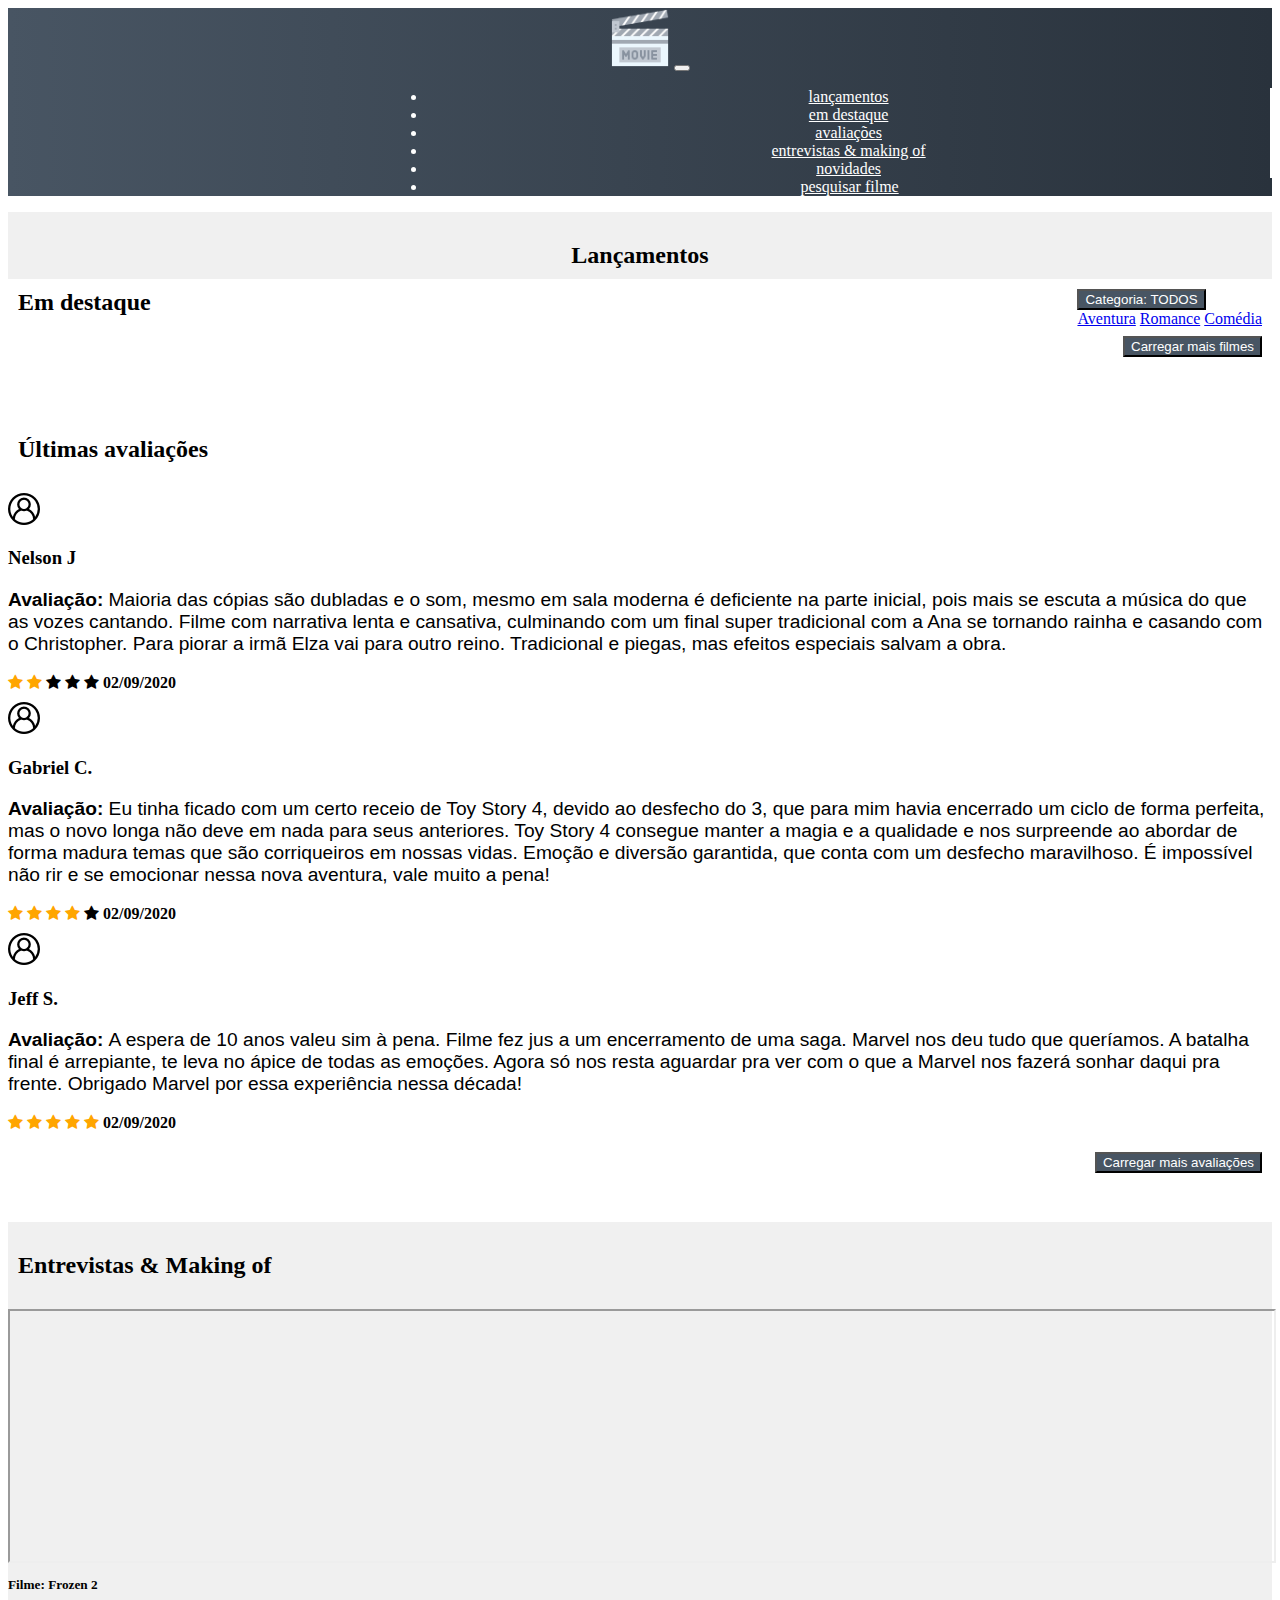
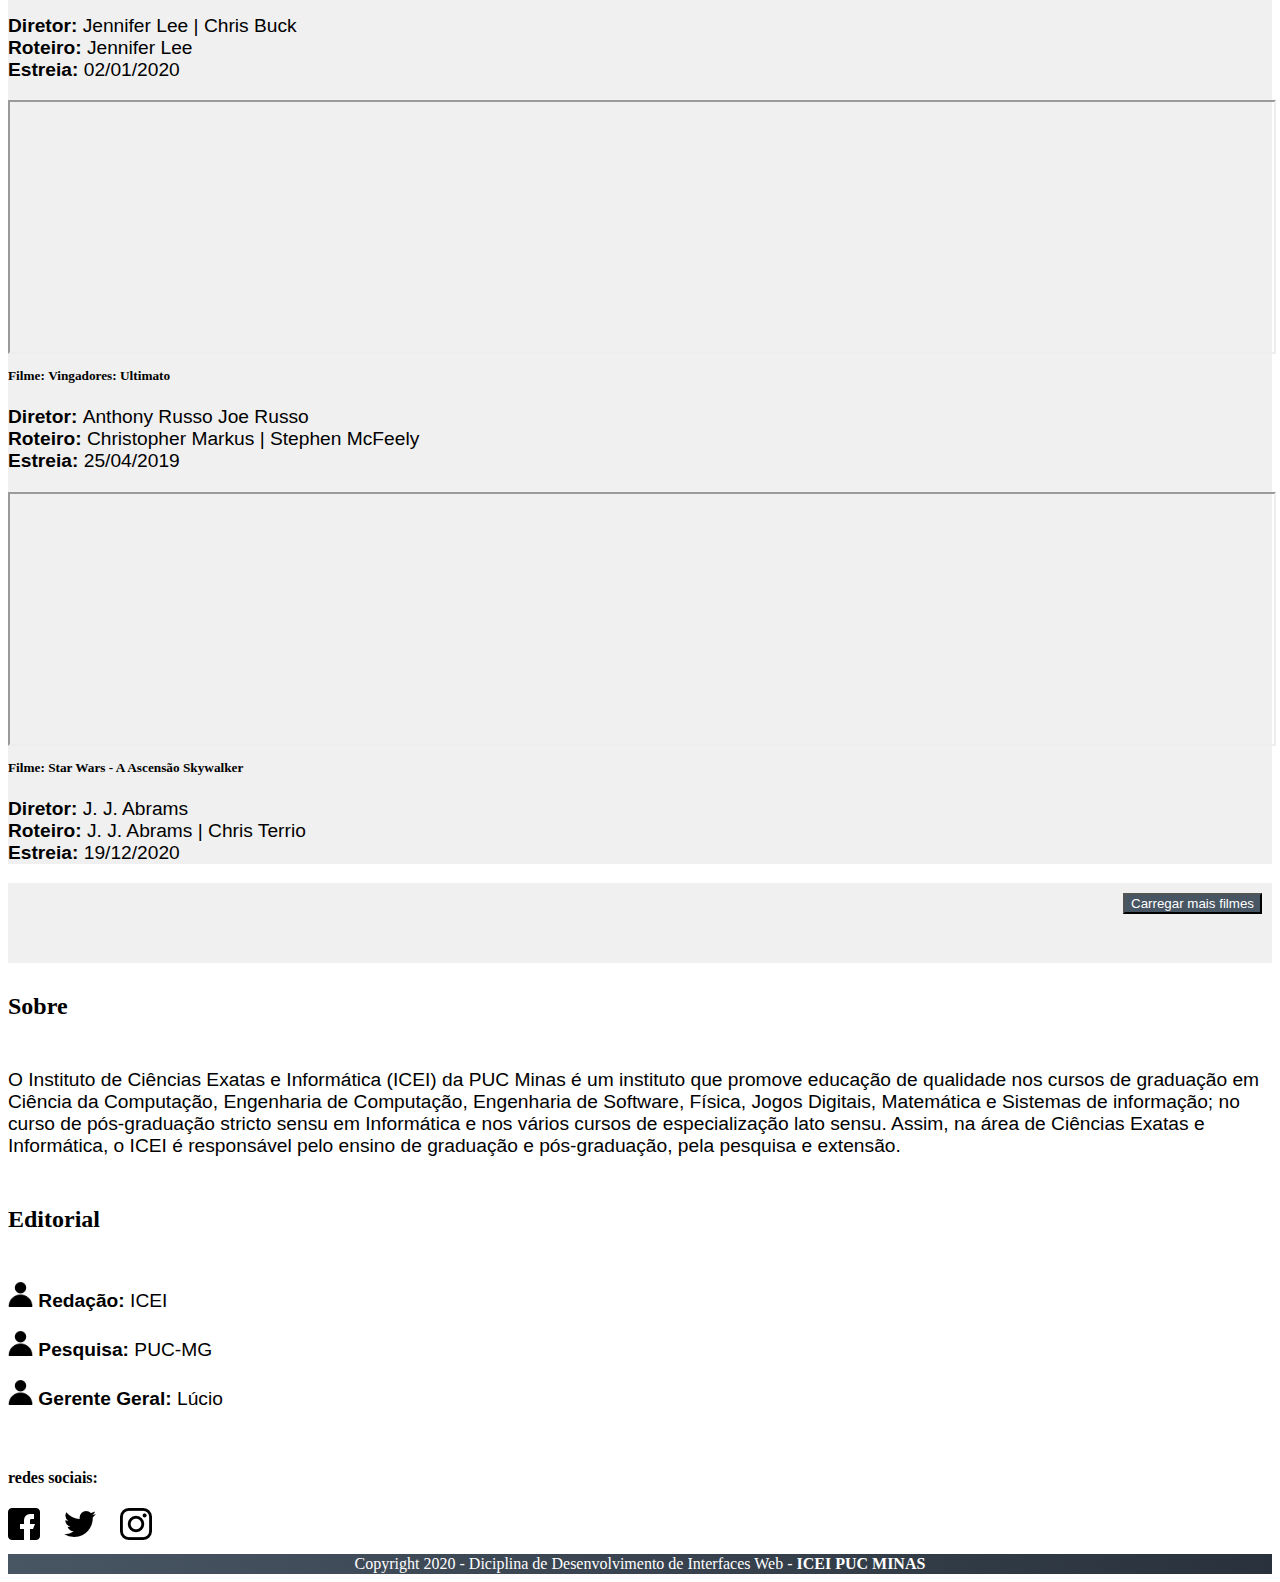
<file: Movies Portal-v2/index.html>
<!DOCTYPE html>

<html lang="pt-br">

<head>
    <meta charset="UTF-8">
    <meta name="viewport" content="width=device-width, initial-scale=1.0">

    <title>Portal de Filmes</title>

    <link rel="stylesheet" href="https://cdn.jsdelivr.net/npm/bootstrap@4.5.3/dist/css/bootstrap.min.css"
        integrity="sha384-TX8t27EcRE3e/ihU7zmQxVncDAy5uIKz4rEkgIXeMed4M0jlfIDPvg6uqKI2xXr2" crossorigin="anonymous">

    <link rel="stylesheet" href="estilos.css">
    <link rel="stylesheet" href="formatação/header/estilosHeader.css">
    <link rel="stylesheet" href="formatação/conteúdo/estilosConteúdo.css">
    <link rel="stylesheet" href="formatação/modal/estilosModal.css">
    <link rel="stylesheet" href="formatação/footer/estilosFooter.css">

    <link rel="stylesheet" href="https://cdnjs.cloudflare.com/ajax/libs/font-awesome/4.7.0/css/font-awesome.min.css">

    <link rel="shortcut icon" id="favicon" href="imagens/claquete.png">
</head>

<body>

    <header class="container header">

        <div class="row">

            <div class="col-12 header_area">
                <div class="row">
                    <nav class="navbar navbar-expand-lg navbar-light navegacao">
                        <a href="#"><img src="imagens/logo.png" class="navbar-brand logo" alt=""></a>
                        <button class="navbar-toggler" type="button" data-toggle="collapse"
                            data-target="#navbarTogglerDemo02" aria-controls="navbarTogglerDemo02" aria-expanded="false"
                            aria-label="Toggle navigation">

                            <span class="navbar-toggler-icon"></span>
                        </button>

                        <div class="collapse navbar-collapse" id="navbarTogglerDemo02">
                            <ul class="navbar-nav mr-auto mt-2 mt-lg-0">
                                <li class="nav-item">
                                    <div class="borda_item">
                                        <a class="nav-link" href="#lancamentos">lançamentos</a>
                                    </div>
                                </li>
                                <li class="nav-item">
                                    <div class="borda_item">
                                        <a class="nav-link" href="#destaque">em destaque</a>
                                    </div>
                                </li>
                                <li class="nav-item">
                                    <div class="borda_item">
                                        <a class="nav-link" href="#avaliacoes">avaliações</a>
                                    </div>
                                </li>
                                <li class="nav-item">
                                    <div class="borda_item">
                                        <a class="nav-link" href="#entrevistas">entrevistas & making of</a>
                                    </div>
                                </li>
                                <li class="nav-item">
                                    <div class="borda_item">
                                        <a class="nav-link" href="#novidades">novidades</a>
                                    </div>
                                </li>
                                <li class="nav-item">
                                    <a class="nav-link" href="pesquisa/pesquisa.html" target="_blank">pesquisar
                                        filme</a>
                                </li>
                            </ul>
                        </div>
                    </nav>
                </div>
            </div>
        </div>

    </header>

    <main class="container main">

        <div id="myModal" class="modal"></div>

        <!-- Lançamentos -->
        <div class="lancamentos_title" id="lancamentos">
            <h2>Lançamentos</h2>
        </div>

        <!-- Listagem dinâmica Lançamento -->
        <div id="listagemDinamicaLancamento"></div>

        <!-- Destaque -->
        <div class="destaque_title" id="destaque">
            <h2>Em destaque</h2>
            <div class="dropdown">
                <button class="btn dropdown-toggle" type="button" id="dropdownMenuButton" data-toggle="dropdown"
                    aria-haspopup="true" aria-expanded="false">
                    Categoria: TODOS
                </button>
                <div class="dropdown-menu" aria-labelledby="dropdownMenuButton">
                    <a class="dropdown-item" href="destaques/destaques.html" target="_blank">Aventura</a>
                    <a class="dropdown-item" href="destaques/destaques.html" target="_blank">Romance</a>
                    <a class="dropdown-item" href="destaques/destaques.html" target="_blank">Comédia</a>
                </div>
            </div>
        </div>

        <!-- Listagem dinâmica Destaques -->
        <div id="listagemDinamicaDestaques"></div>

        <div class="botao_mais_filmes">
            <a href="destaques/destaques.html" target="_blank"><button type="button" class="btn btn-secondary">Carregar
                    mais filmes</button></a>
        </div>

        <!-- Últimas avaliações -->
        <div class="avaliacoes_title" id="avaliacoes">
            <h2>Últimas avaliações</h2>
        </div>
        <div class="col-12">
            <div class="row avaliacoes">
                <div class="col-12 col-lg-4 col-xl-4 avaliacoes_item">
                    <div class="row">
                        <div class="col-2">
                            <img src="imagens/avaliador.png" alt="">
                        </div>
                        <div class="col-10">
                            <h3>Nelson J</h3>
                            <p>
                                <strong>Avaliação: </strong>Maioria das cópias são dubladas e o som, mesmo em sala
                                moderna é
                                deficiente na parte inicial, pois mais se escuta a música do que as vozes cantando.
                                Filme com narrativa lenta e cansativa, culminando com um final super tradicional com a
                                Ana se tornando rainha e casando com o Christopher. Para piorar a irmã Elza vai para
                                outro reino. Tradicional e piegas, mas efeitos especiais salvam a obra.
                            </p>
                            <span class="fa fa-star checked"></span>
                            <span class="fa fa-star checked"></span>
                            <span class="fa fa-star"></span>
                            <span class="fa fa-star"></span>
                            <span class="fa fa-star"></span>
                            <strong>02/09/2020</strong>
                        </div>
                    </div>
                </div>

                <div class="col-12 col-lg-4 col-xl-4 avaliacoes_item">
                    <div class="row">
                        <div class="col-2">
                            <img src="imagens/avaliador.png" alt="">
                        </div>
                        <div class="col-10">
                            <h3>Gabriel C.</h3>
                            <p>
                                <strong>Avaliação: </strong>Eu tinha ficado com um certo receio de Toy Story 4, devido
                                ao desfecho
                                do 3, que para mim havia encerrado um ciclo de forma perfeita, mas o novo longa não deve
                                em nada para seus anteriores. Toy Story 4 consegue manter a magia e a qualidade e nos
                                surpreende ao abordar de forma madura temas que são corriqueiros em nossas vidas. Emoção
                                e diversão garantida, que conta com um desfecho maravilhoso. É impossível não rir e se
                                emocionar nessa nova aventura, vale muito a pena!
                            </p>
                            <span class="fa fa-star checked"></span>
                            <span class="fa fa-star checked"></span>
                            <span class="fa fa-star checked"></span>
                            <span class="fa fa-star checked"></span>
                            <span class="fa fa-star"></span>
                            <strong>02/09/2020</strong>
                        </div>
                    </div>
                </div>

                <div class="col-12 col-lg-4 col-xl-4 avaliacoes_item">
                    <div class="row">
                        <div class="col-2">
                            <img src="imagens/avaliador.png" alt="">
                        </div>
                        <div class="col-10">
                            <h3>Jeff S.</h3>
                            <p>
                                <strong>Avaliação: </strong>A espera de 10 anos valeu sim à pena. Filme fez jus a um
                                encerramento
                                de uma saga. Marvel nos deu tudo que queríamos. A batalha final é arrepiante, te leva no
                                ápice de todas as emoções. Agora só nos resta aguardar pra ver com o que a Marvel nos
                                fazerá sonhar daqui pra frente. Obrigado Marvel por essa experiência nessa década!
                            </p>
                            <span class="fa fa-star checked"></span>
                            <span class="fa fa-star checked"></span>
                            <span class="fa fa-star checked"></span>
                            <span class="fa fa-star checked"></span>
                            <span class="fa fa-star checked"></span>
                            <strong>02/09/2020</strong>
                        </div>
                    </div>
                </div>
            </div>
        </div>
        <div class="botao_mais_avaliacoes">
            <a href="destaques/destaques.html" target="_blank"><button type="button" class="btn btn-secondary">Carregar
                    mais avaliações</button></a>
        </div>

        <!-- Entrevistas & Making of -->
        <div class="entrevistas_title" id="entrevistas">
            <h2>Entrevistas & Making of</h2>
        </div>
        <div class="col-12">
            <div class="row entrevistas">
                <div class="col-12 col-lg-4 col-xl-4 entrevistas_item">
                    <iframe width="100%" height="250px" src="https://www.youtube.com/embed/3uXhyHzuGMY"
                        allow="accelerometer; autoplay; encrypted-media; gyroscope; picture-in-picture" title=""
                        allowfullscreen>
                    </iframe>
                    <h5><strong>Filme: </strong>Frozen 2</h5>
                    <p>
                        <strong>Diretor: </strong>Jennifer Lee | Chris Buck
                        <br>
                        <strong>Roteiro: </strong>Jennifer Lee
                        <br>
                        <strong>Estreia: </strong>02/01/2020
                    </p>
                </div>

                <div class="col-12 col-lg-4 col-xl-4 entrevistas_item">
                    <iframe width="100%" height="250px" src="https://www.youtube.com/embed/0PfH-Zqxq9g"
                        allow="accelerometer; autoplay; encrypted-media; gyroscope; picture-in-picture" title=""
                        allowfullscreen>
                    </iframe>
                    <h5><strong>Filme: </strong>Vingadores: Ultimato</h5>
                    <p>
                        <strong>Diretor: </strong>Anthony Russo Joe Russo
                        <br>
                        <strong>Roteiro: </strong>Christopher Markus | Stephen McFeely
                        <br>
                        <strong>Estreia: </strong>25/04/2019
                    </p>
                </div>

                <div class="col-12 col-lg-4 col-xl-4 entrevistas_item">
                    <iframe width="100%" height="250px" src="https://www.youtube.com/embed/JLa7DTb7--U"
                        allow="accelerometer; autoplay; encrypted-media; gyroscope; picture-in-picture" title=""
                        allowfullscreen>
                    </iframe>
                    <h5><strong>Filme: </strong>Star Wars - A Ascensão Skywalker</h5>
                    <p>
                        <strong>Diretor: </strong>J. J. Abrams
                        <br>
                        <strong>Roteiro: </strong>J. J. Abrams | Chris Terrio
                        <br>
                        <strong>Estreia: </strong>19/12/2020
                    </p>
                </div>
            </div>
        </div>
        <div class="botao_mais_entrevistas">
            <a href="destaques/destaques.html" target="_blank"><button type="button" class="btn btn-secondary">Carregar
                    mais filmes</button></a>
        </div>

        <!-- Novidades -->
        <div class="col-12" id="novidades">
            <div class="row">
                <!-- Listagem dinâmica Novidades -->
                <div id="listagemDinamicaNovidades" class="col-12 col-lg-8 novidades_item"></div>

                <div class="col-12 col-lg-4 sobre_item">
                    <div class="sobre_title">
                        <h2>Sobre</h2>
                    </div>
                    <p>O Instituto de Ciências Exatas e Informática (ICEI) da PUC Minas é um instituto que promove
                        educação de qualidade nos cursos de graduação em Ciência da Computação, Engenharia de
                        Computação, Engenharia de Software, Física, Jogos Digitais, Matemática e Sistemas de informação;
                        no curso de pós-graduação stricto sensu em Informática e nos vários cursos de especialização
                        lato sensu. Assim, na área de Ciências Exatas e Informática, o ICEI é responsável pelo ensino de
                        graduação e pós-graduação, pela pesquisa e extensão.</p>
                    <div class="editorial_title">
                        <h2>Editorial</h2>
                    </div>
                    <p>
                        <img src="imagens/do-utilizador.png" alt="" width="25px" height="25px">
                        <strong>Redação: </strong>ICEI
                    </p>
                    <p>
                        <img src="imagens/do-utilizador.png" alt="" width="25px" height="25px">
                        <strong>Pesquisa: </strong>PUC-MG
                    </p>
                    <p>
                        <img src="imagens/do-utilizador.png" alt="" width="25px" height="25px">
                        <strong>Gerente Geral: </strong>Lúcio
                    </p>
                    <br>
                    <h4>redes sociais:</h4>
                    <a href="https://www.facebook.com/pucminasoficial/" target="_blank" rel="noopener noreferrer">
                        <img src="imagens/facebook.png" alt="" class="social_icone"></a>
                    <a href="https://icei.pucminas.br/" target="_blank" rel="noopener noreferrer">
                        <img src="imagens/twitter.png" alt="" class="social_icone"></a>
                    <a href="https://instagram.com/napucminas" target="_blank" rel="noopener noreferrer">
                        <img src="imagens/instagram.png" alt="" class="social_icone"></a>
                </div>
            </div>
        </div>

    </main>

    <footer class="container footer">

        <div class="row">

            <div class="col-12 footer_area">
                <p>Copyright 2020 - Diciplina de Desenvolvimento de Interfaces Web - <strong>ICEI PUC MINAS</strong></p>
            </div>

        </div>

    </footer>

    <script src="https://code.jquery.com/jquery-3.5.1.slim.min.js"
        integrity="sha384-DfXdz2htPH0lsSSs5nCTpuj/zy4C+OGpamoFVy38MVBnE+IbbVYUew+OrCXaRkfj"
        crossorigin="anonymous"></script>
    <script src="https://cdn.jsdelivr.net/npm/popper.js@1.16.1/dist/umd/popper.min.js"
        integrity="sha384-9/reFTGAW83EW2RDu2S0VKaIzap3H66lZH81PoYlFhbGU+6BZp6G7niu735Sk7lN"
        crossorigin="anonymous"></script>
    <script src="https://cdn.jsdelivr.net/npm/bootstrap@4.5.3/dist/js/bootstrap.min.js"
        integrity="sha384-w1Q4orYjBQndcko6MimVbzY0tgp4pWB4lZ7lr30WKz0vr/aWKhXdBNmNb5D92v7s"
        crossorigin="anonymous"></script>
    <script src="app.js"></script>
</body>

</html>
</file>
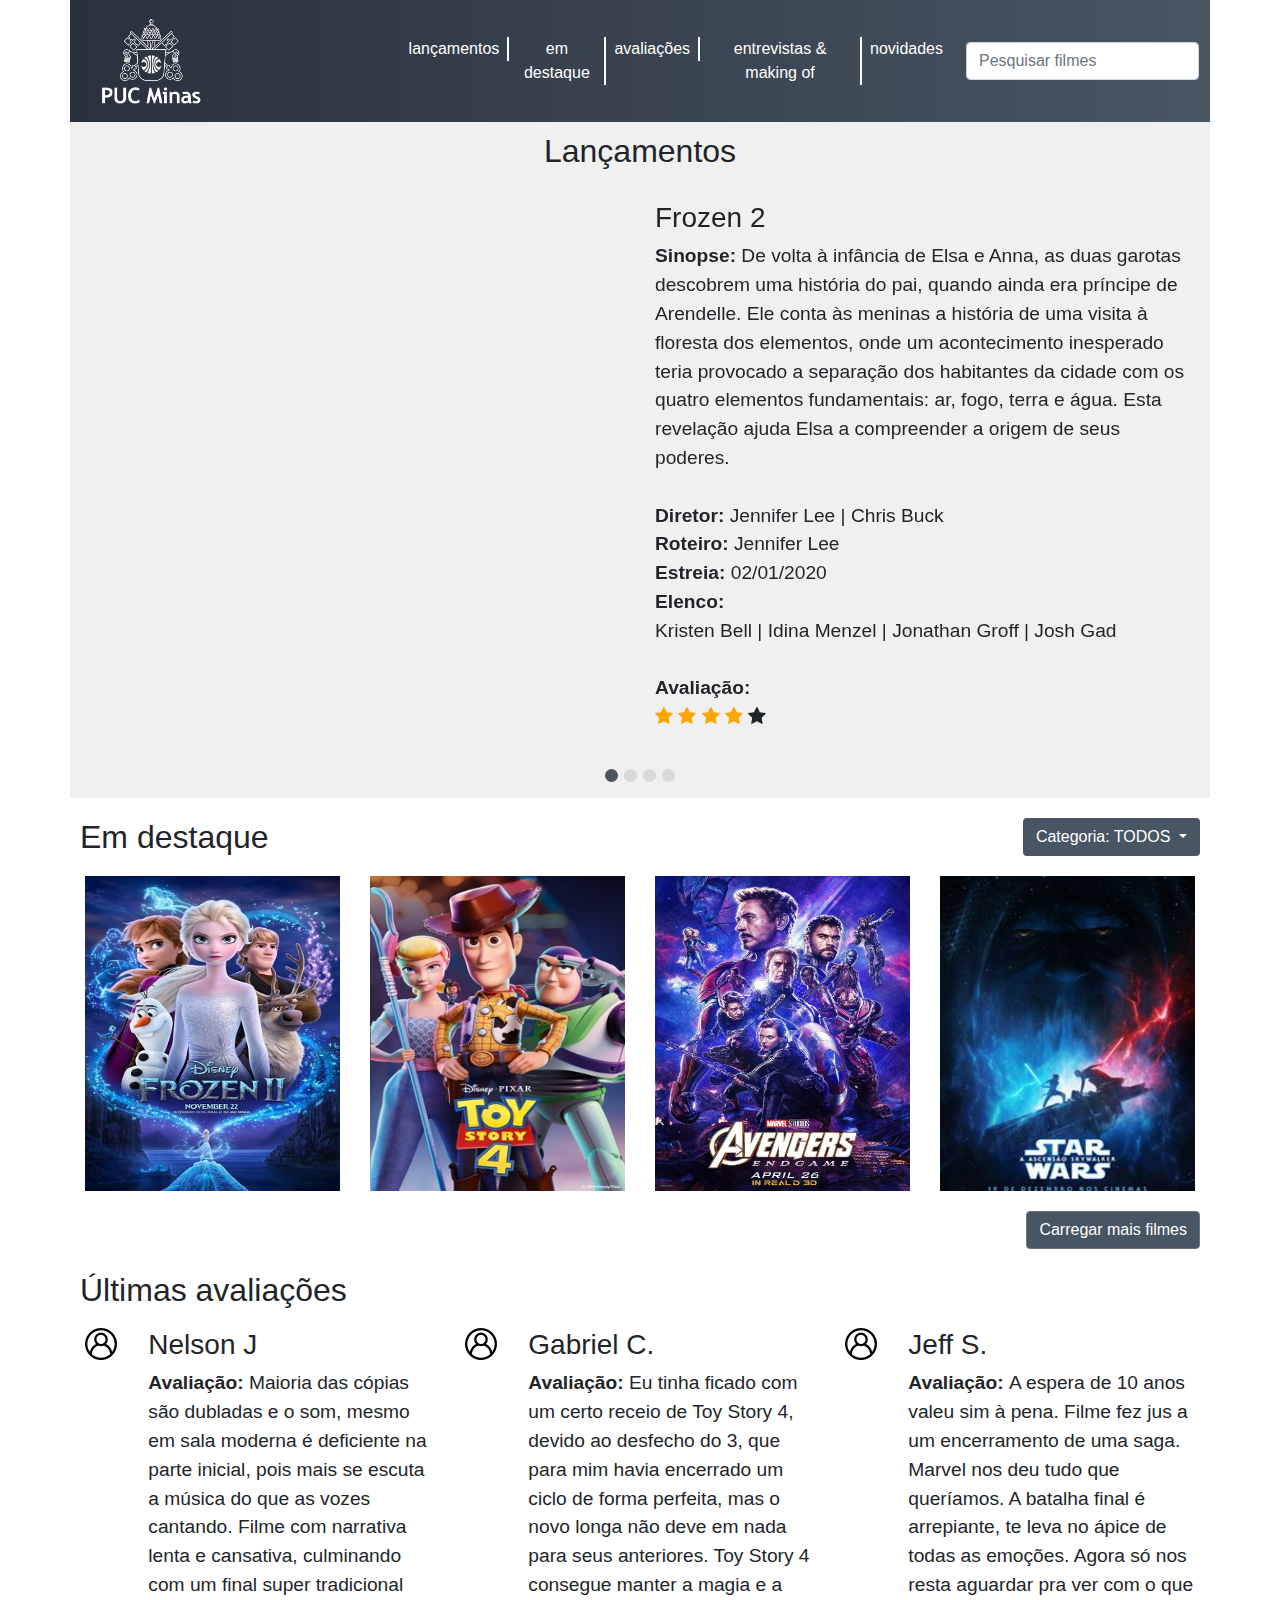
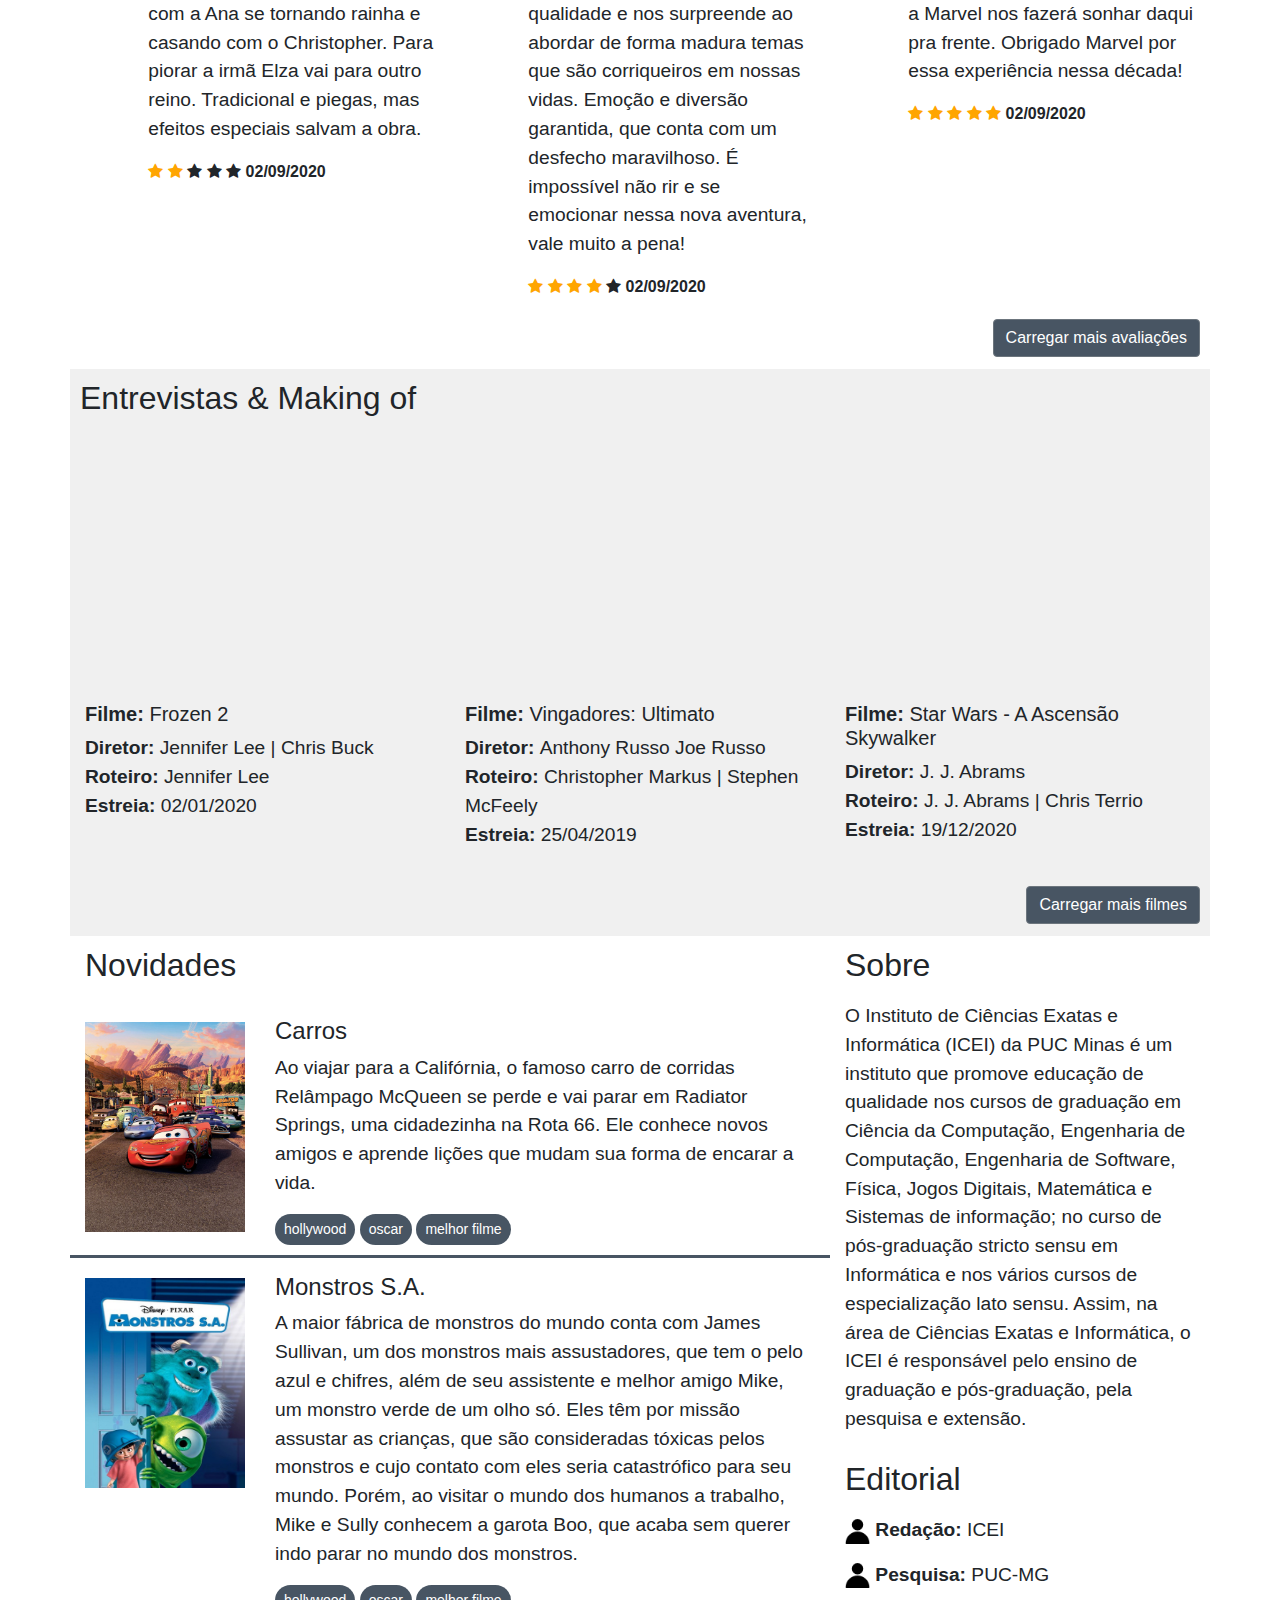
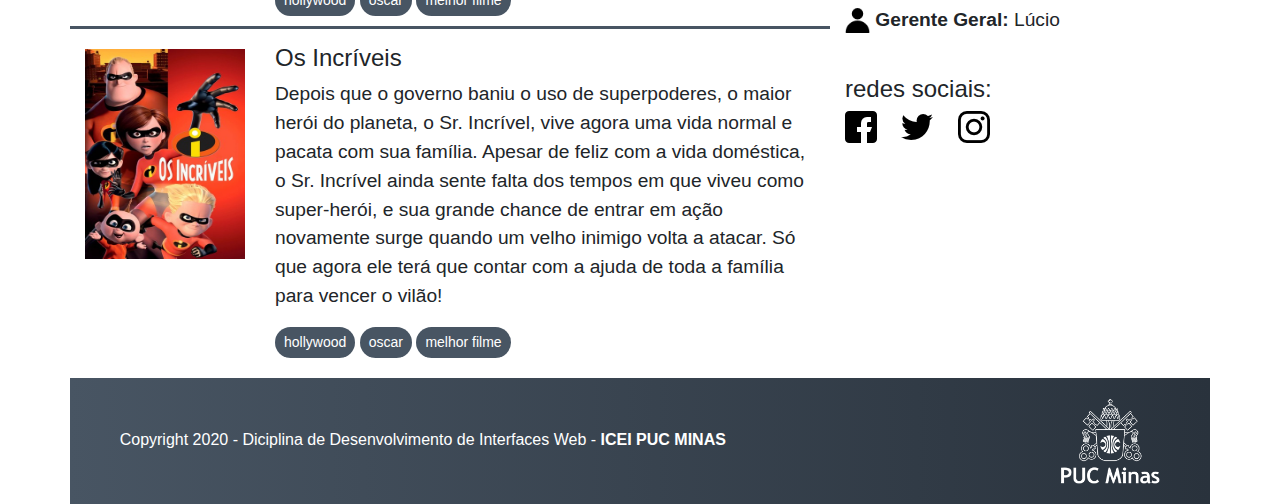
<file: Movies Portal/index.html>
<!DOCTYPE html>

<html lang="pt-br">

<head>
    <meta charset="UTF-8">
    <meta name="viewport" content="width=device-width, initial-scale=1.0">

    <title>Portal de Filmes</title>

    <link rel="stylesheet" href="https://stackpath.bootstrapcdn.com/bootstrap/4.5.2/css/bootstrap.min.css"
        integrity="sha384-JcKb8q3iqJ61gNV9KGb8thSsNjpSL0n8PARn9HuZOnIxN0hoP+VmmDGMN5t9UJ0Z" crossorigin="anonymous">
    <link rel="stylesheet" href="estilos.css">
    <link rel="stylesheet" href="https://cdnjs.cloudflare.com/ajax/libs/font-awesome/4.7.0/css/font-awesome.min.css">

    <link rel="shortcut icon" id="favicon" href="imagens/claquete.png">
</head>

<body>

    <header class="container header">

        <div class="row">

            <div class="col-12 header_area">
                <div class="row">
                    <nav class="navbar navbar-expand-lg navbar-light navegacao">
                        <a href="#"><img src="imagens/logo.png" class="navbar-brand logo"></a>
                        <button class="navbar-toggler" type="button" data-toggle="collapse"
                            data-target="#navbarTogglerDemo02" aria-controls="navbarTogglerDemo02" aria-expanded="false"
                            aria-label="Toggle navigation">

                            <span class="navbar-toggler-icon"></span>
                        </button>

                        <div class="collapse navbar-collapse" id="navbarTogglerDemo02">
                            <ul class="navbar-nav mr-auto mt-2 mt-lg-0">
                                <li class="nav-item">
                                    <div class="borda_item">
                                        <a class="nav-link" href="#lancamentos">lançamentos</a>
                                    </div>
                                </li>
                                <li class="nav-item">
                                    <div class="borda_item">
                                        <a class="nav-link" href="#destaque">em destaque</a>
                                    </div>
                                </li>
                                <li class="nav-item">
                                    <div class="borda_item">
                                        <a class="nav-link" href="#avaliacoes">avaliações</a>
                                    </div>
                                </li>
                                <li class="nav-item">
                                    <div class="borda_item">
                                        <a class="nav-link" href="#entrevistas">entrevistas & making of</a>
                                    </div>
                                </li>
                                <li class="nav-item">
                                    <a class="nav-link" href="#novidades">novidades</a>
                                </li>
                            </ul>
                            <form class="form-inline my-2 my-lg-0">
                                <input class="form-control mr-sm-2" type="search" placeholder="Pesquisar filmes"
                                    aria-label="Search">
                            </form>
                        </div>
                    </nav>
                </div>
            </div>
        </div>

    </header>

    <main class="container main">
        <!-- Lançamentos -->
        <div class="lancamentos_title" id="lancamentos">
            <h2>Lançamentos</h2>
        </div>
        <div class="col-12">
            <div class="row lancamentos">
                <div id="carouselExampleIndicators" class="carousel slide" data-interval="false">

                    <div class="carousel-inner">

                        <div class="carousel-item active">
                            <div class="container">
                                <div class="row">
                                    <div class="col-12 col-sm-12 col-md-12 col-lg-12 col-xl-6">
                                        <iframe width="100%" height="530px"
                                            src="https://www.youtube.com/embed/TTIbWKEUPnc"
                                            allow="accelerometer; autoplay; encrypted-media; gyroscope; picture-in-picture"
                                            frameborder="0" allowfullscreen>
                                        </iframe>
                                    </div>
                                    <div class="col-12 col-sm-12 col-md-12 col-lg-12 col-xl-6">
                                        <h3>Frozen 2</h3>
                                        <p><b>Sinopse: </b>De volta à infância de Elsa e Anna, as duas garotas descobrem
                                            uma história do pai, quando ainda era príncipe de Arendelle. Ele conta às
                                            meninas a história de uma visita à floresta dos elementos, onde um
                                            acontecimento inesperado teria provocado a separação dos habitantes da
                                            cidade com os quatro elementos fundamentais: ar, fogo, terra e água. Esta
                                            revelação ajuda Elsa a compreender a origem de seus poderes.
                                            <br>
                                            <br>
                                            <b>Diretor:</b> Jennifer Lee | Chris Buck
                                            <br>
                                            <b>Roteiro:</b> Jennifer Lee
                                            <br>
                                            <b>Estreia:</b>
                                            02/01/2020
                                            <br>
                                            <b>Elenco:</b>
                                            <br>
                                            Kristen Bell | Idina Menzel | Jonathan Groff | Josh Gad
                                            <br>
                                            <br>
                                            <b>Avaliação:</b>
                                            <br>
                                            <span class="fa fa-star checked"></span>
                                            <span class="fa fa-star checked"></span>
                                            <span class="fa fa-star checked"></span>
                                            <span class="fa fa-star checked"></span>
                                            <span class="fa fa-star"></span>
                                        </p>
                                    </div>
                                </div>
                            </div>
                        </div>

                        <div class="carousel-item">
                            <div class="container">
                                <div class="row">
                                    <div class="col-12 col-sm-12 col-md-12 col-lg-12 col-xl-6">
                                        <iframe width="100%" height="530px"
                                            src="https://www.youtube.com/embed/wmiIUN-7qhE"
                                            allow="accelerometer; autoplay; encrypted-media; gyroscope; picture-in-picture"
                                            frameborder="0" allowfullscreen>
                                        </iframe>
                                    </div>
                                    <div class="col-12 col-sm-12 col-md-12 col-lg-12 col-xl-6">
                                        <h3>Toy story 4</h3>
                                        <p><b>Sinopse: </b>Woody, Buzz Lightyear e o resto da turma embarcam em uma
                                            viagem com Bonnie e um novo brinquedo chamado Forky. A aventura logo se
                                            transforma em uma reunião inesperada quando o ligeiro desvio que Woody faz o
                                            leva ao seu amigo há muito perdido, Bo Peep.
                                            <br>
                                            <br>
                                            <b>Diretor:</b> Josh Cooley
                                            <br>
                                            <b>Roteiro:</b> Stephany Folsom | Andrew Stanton
                                            <br>
                                            <b>Estreia:</b>
                                            20/06/2019
                                            <br>
                                            <b>Elenco:</b>
                                            <br>
                                            Tom Hanks | Tim Allen | Christina Hendricks | Annie Potts
                                            <br>
                                            <br>
                                            <b>Avaliação:</b>
                                            <br>
                                            <span class="fa fa-star checked"></span>
                                            <span class="fa fa-star checked"></span>
                                            <span class="fa fa-star checked"></span>
                                            <span class="fa fa-star checked"></span>
                                            <span class="fa fa-star checked"></span>
                                        </p>
                                    </div>
                                </div>
                            </div>
                        </div>

                        <div class="carousel-item">
                            <div class="container">
                                <div class="row">
                                    <div class="col-12 col-sm-12 col-md-12 col-lg-12 col-xl-6">
                                        <iframe width="100%" height="530px"
                                            src="https://www.youtube.com/embed/TcMBFSGVi1c"
                                            allow="accelerometer; autoplay; encrypted-media; gyroscope; picture-in-picture"
                                            frameborder="0" allowfullscreen>
                                        </iframe>
                                    </div>
                                    <div class="col-12 col-sm-12 col-md-12 col-lg-12 col-xl-6">
                                        <h3>Vingadores: Ultimato</h3>
                                        <p><b>Sinopse: </b>Após Thanos eliminar metade das criaturas vivas, os
                                            Vingadores
                                            têm de lidar com a perda de amigos e entes queridos. Com Tony Stark vagando
                                            perdido no espaço sem água e comida, Steve Rogers e Natasha Romanov lideram
                                            a resistência contra o titã louco.
                                            <br>
                                            <br>
                                            <b>Diretor:</b> Anthony Russo Joe Russo
                                            <br>
                                            <b>Roteiro:</b> Christopher Markus | Stephen McFeely
                                            <br>
                                            <b>Estreia:</b>
                                            25/04/2019
                                            <br>
                                            <b>Elenco:</b>
                                            <br>
                                            Robert Downey Jr. | Chris Evans | Mark Ruffalo | Chris Hemsworth
                                            <br>
                                            <br>
                                            <b>Avaliação:</b>
                                            <br>
                                            <span class="fa fa-star checked"></span>
                                            <span class="fa fa-star checked"></span>
                                            <span class="fa fa-star checked"></span>
                                            <span class="fa fa-star checked"></span>
                                            <span class="fa fa-star checked"></span>
                                        </p>
                                    </div>
                                </div>
                            </div>
                        </div>

                        <div class="carousel-item">
                            <div class="container">
                                <div class="row">
                                    <div class="col-12 col-sm-12 col-md-12 col-lg-12 col-xl-6">
                                        <iframe width="100%" height="530px"
                                            src="https://www.youtube.com/embed/Cmgv3fwoxQw"
                                            allow="accelerometer; autoplay; encrypted-media; gyroscope; picture-in-picture"
                                            frameborder="0" allowfullscreen>
                                        </iframe>
                                    </div>
                                    <div class="col-12 col-sm-12 col-md-12 col-lg-12 col-xl-6">
                                        <h3>Star Wars - A Ascensão Skywalker</h3>
                                        <p><b>Sinopse: </b>Com o retorno do Imperador Palpatine, a Resistência toma a
                                            frente da batalha. Treinando para ser uma completa Jedi, Rey se encontra em
                                            conflito com passado e futuro, e teme pelas respostas que pode conseguir com
                                            Kylo Ren.
                                            <br>
                                            <br>
                                            <b>Diretor:</b> J. J. Abrams
                                            <br>
                                            <b>Roteiro:</b> J. J. Abrams | Chris Terrio
                                            <br>
                                            <b>Estreia:</b>
                                            19/12/2020
                                            <br>
                                            <b>Elenco:</b>
                                            <br>
                                            Daisy Ridley | Adam Driver | John Boyega | Oscar Isaac
                                            <br>
                                            <br>
                                            <b>Avaliação:</b>
                                            <br>
                                            <span class="fa fa-star checked"></span>
                                            <span class="fa fa-star checked"></span>
                                            <span class="fa fa-star"></span>
                                            <span class="fa fa-star"></span>
                                            <span class="fa fa-star"></span>
                                        </p>
                                    </div>
                                </div>
                            </div>
                        </div>
                    </div>
                    <ol class="carousel-indicators">
                        <li data-target="#carouselExampleIndicators" data-slide-to="0" class="active"></li>
                        <li data-target="#carouselExampleIndicators" data-slide-to="1"></li>
                        <li data-target="#carouselExampleIndicators" data-slide-to="2"></li>
                        <li data-target="#carouselExampleIndicators" data-slide-to="3"></li>
                    </ol>
                </div>
            </div>
        </div>

        <!-- Destaque -->
        <div class="destaque_title" id="destaque">
            <h2>Em destaque</h2>
            <div class="dropdown">
                <button class="btn dropdown-toggle" type="button" id="dropdownMenuButton" data-toggle="dropdown"
                    aria-haspopup="true" aria-expanded="false">
                    Categoria: TODOS
                </button>
                <div class="dropdown-menu" aria-labelledby="dropdownMenuButton">
                    <a class="dropdown-item" href="#">Aventura</a>
                    <a class="dropdown-item" href="#">Romance</a>
                    <a class="dropdown-item" href="#">Comédia</a>
                </div>
            </div>
        </div>
        <div class="col-12">
            <div class="row destaque">
                <div class="col-12 col-lg-6 col-xl-3">
                    <img src="imagens/destaque1.jpg" class="destaque_imagem">
                </div>
                <div class="col-12 col-lg-6 col-xl-3">
                    <img src="imagens/destaque2.jpg" class="destaque_imagem">
                </div>
                <div class="col-12 col-lg-6 col-xl-3">
                    <img src="imagens/destaque3.jpg" class="destaque_imagem">
                </div>
                <div class="col-12 col-lg-6 col-xl-3">
                    <img src="imagens/destaque4.jpg" class="destaque_imagem">
                </div>
            </div>
        </div>
        <div class="botao_mais_filmes">
            <button type="button" class="btn btn-secondary">Carregar mais filmes</button>
        </div>

        <!-- Últimas avaliações -->
        <div class="avaliacoes_title" id="avaliacoes">
            <h2>Últimas avaliações</h2>
        </div>
        <div class="col-12">
            <div class="row avaliacoes">
                <div class="col-12 col-lg-4 col-xl-4 avaliacoes_item">
                    <div class="row">
                        <div class="col-2">
                            <img src="imagens/avaliador.png">
                        </div>
                        <div class="col-10">
                            <h3>Nelson J</h3>
                            <p>
                                <b>Avaliação: </b>Maioria das cópias são dubladas e o som, mesmo em sala moderna é
                                deficiente na parte inicial, pois mais se escuta a música do que as vozes cantando.
                                Filme com narrativa lenta e cansativa, culminando com um final super tradicional com a
                                Ana se tornando rainha e casando com o Christopher. Para piorar a irmã Elza vai para
                                outro reino. Tradicional e piegas, mas efeitos especiais salvam a obra.
                            </p>
                            <span class="fa fa-star checked"></span>
                            <span class="fa fa-star checked"></span>
                            <span class="fa fa-star"></span>
                            <span class="fa fa-star"></span>
                            <span class="fa fa-star"></span>
                            <b>02/09/2020</b>
                        </div>
                    </div>
                </div>

                <div class="col-12 col-lg-4 col-xl-4 avaliacoes_item">
                    <div class="row">
                        <div class="col-2">
                            <img src="imagens/avaliador.png">
                        </div>
                        <div class="col-10">
                            <h3>Gabriel C.</h3>
                            <p>
                                <b>Avaliação: </b>Eu tinha ficado com um certo receio de Toy Story 4, devido ao desfecho
                                do 3, que para mim havia encerrado um ciclo de forma perfeita, mas o novo longa não deve
                                em nada para seus anteriores. Toy Story 4 consegue manter a magia e a qualidade e nos
                                surpreende ao abordar de forma madura temas que são corriqueiros em nossas vidas. Emoção
                                e diversão garantida, que conta com um desfecho maravilhoso. É impossível não rir e se
                                emocionar nessa nova aventura, vale muito a pena!
                            </p>
                            <span class="fa fa-star checked"></span>
                            <span class="fa fa-star checked"></span>
                            <span class="fa fa-star checked"></span>
                            <span class="fa fa-star checked"></span>
                            <span class="fa fa-star"></span>
                            <b>02/09/2020</b>
                        </div>
                    </div>
                </div>

                <div class="col-12 col-lg-4 col-xl-4 avaliacoes_item">
                    <div class="row">
                        <div class="col-2">
                            <img src="imagens/avaliador.png">
                        </div>
                        <div class="col-10">
                            <h3>Jeff S.</h3>
                            <p>
                                <b>Avaliação: </b>A espera de 10 anos valeu sim à pena. Filme fez jus a um encerramento
                                de uma saga. Marvel nos deu tudo que queríamos. A batalha final é arrepiante, te leva no
                                ápice de todas as emoções. Agora só nos resta aguardar pra ver com o que a Marvel nos
                                fazerá sonhar daqui pra frente. Obrigado Marvel por essa experiência nessa década!
                            </p>
                            <span class="fa fa-star checked"></span>
                            <span class="fa fa-star checked"></span>
                            <span class="fa fa-star checked"></span>
                            <span class="fa fa-star checked"></span>
                            <span class="fa fa-star checked"></span>
                            <b>02/09/2020</b>
                        </div>
                    </div>
                </div>
            </div>
        </div>
        <div class="botao_mais_avaliacoes">
            <button type="button" class="btn btn-secondary">Carregar mais avaliações</button>
        </div>

        <!-- Entrevistas & Making of -->
        <div class="entrevistas_title" id="entrevistas">
            <h2>Entrevistas & Making of</h2>
        </div>
        <div class="col-12">
            <div class="row entrevistas">
                <div class="col-12 col-lg-4 col-xl-4 entrevistas_item">
                    <iframe width="100%" height="250px" src="https://www.youtube.com/embed/3uXhyHzuGMY"
                        allow="accelerometer; autoplay; encrypted-media; gyroscope; picture-in-picture" frameborder="0"
                        allowfullscreen>
                    </iframe>
                    <h5><b>Filme: </b>Frozen 2</h5>
                    <p>
                        <b>Diretor: </b>Jennifer Lee | Chris Buck
                        <br>
                        <b>Roteiro: </b>Jennifer Lee
                        <br>
                        <b>Estreia: </b>02/01/2020
                    </p>
                </div>

                <div class="col-12 col-lg-4 col-xl-4 entrevistas_item">
                    <iframe width="100%" height="250px" src="https://www.youtube.com/embed/0PfH-Zqxq9g"
                        allow="accelerometer; autoplay; encrypted-media; gyroscope; picture-in-picture" frameborder="0"
                        allowfullscreen>
                    </iframe>
                    <h5><b>Filme: </b>Vingadores: Ultimato</h5>
                    <p>
                        <b>Diretor: </b>Anthony Russo Joe Russo
                        <br>
                        <b>Roteiro: </b>Christopher Markus | Stephen McFeely
                        <br>
                        <b>Estreia: </b>25/04/2019
                    </p>
                </div>

                <div class="col-12 col-lg-4 col-xl-4 entrevistas_item">
                    <iframe width="100%" height="250px" src="https://www.youtube.com/embed/JLa7DTb7--U"
                        allow="accelerometer; autoplay; encrypted-media; gyroscope; picture-in-picture" frameborder="0"
                        allowfullscreen>
                    </iframe>
                    <h5><b>Filme: </b>Star Wars - A Ascensão Skywalker</h5>
                    <p>
                        <b>Diretor: </b>J. J. Abrams
                        <br>
                        <b>Roteiro: </b>J. J. Abrams | Chris Terrio
                        <br>
                        <b>Estreia: </b>19/12/2020
                    </p>
                </div>
            </div>
        </div>
        <div class="botao_mais_entrevistas">
            <button type="button" class="btn btn-secondary">Carregar mais filmes</button>
        </div>

        <!-- Novidades -->
        <div class="col-12" id="novidades">
            <div class="row">
                <div class="col-12 col-lg-8 novidades_item">
                    <div class="novidades_title">
                        <h2>Novidades</h2>
                    </div>
                    <div class="row com_borda">
                        <div class="col-sm-3 col-md-3 col-lg-3">
                            <img src="imagens/novidades1.jpg" class="novidades_imagem">

                        </div>
                        <div class="col-12 col-sm-9 col-md-9 col-lg-9">
                            <h4>Carros</h4>
                            <p>Ao viajar para a Califórnia, o famoso carro de corridas Relâmpago McQueen se perde e vai
                                parar em Radiator Springs, uma cidadezinha na Rota 66. Ele conhece novos amigos e
                                aprende lições que mudam sua forma de encarar a vida.</p>
                            <button type="button" class="btn btn-sm">hollywood</button>
                            <button type="button" class="btn btn-sm">oscar</button>
                            <button type="button" class="btn btn-sm">melhor filme</button>
                        </div>
                    </div>
                    <div class="row com_borda">
                        <div class="col-sm-3 col-md-3 col-lg-3">
                            <img src="imagens/novidades2.jpg" class="novidades_imagem">

                        </div>
                        <div class="col-12 col-sm-9 col-md-9 col-lg-9">
                            <h4>Monstros S.A.</h4>
                            <p>A maior fábrica de monstros do mundo conta com James Sullivan, um dos monstros mais
                                assustadores, que tem o pelo azul e chifres, além de seu assistente e melhor amigo Mike,
                                um monstro verde de um olho só. Eles têm por missão assustar as crianças, que são
                                consideradas tóxicas pelos monstros e cujo contato com eles seria catastrófico para seu
                                mundo. Porém, ao visitar o mundo dos humanos a trabalho, Mike e Sully conhecem a garota
                                Boo, que acaba sem querer indo parar no mundo dos monstros.</p>
                            <button type="button" class="btn btn-sm">hollywood</button>
                            <button type="button" class="btn btn-sm">oscar</button>
                            <button type="button" class="btn btn-sm">melhor filme</button>
                        </div>
                    </div>
                    <div class="row">
                        <div class="col-sm-3 col-md-3 col-lg-3">
                            <img src="imagens/novidades3.jpg" class="novidades_imagem">

                        </div>
                        <div class="col-12 col-sm-9 col-md-9 col-lg-9">
                            <h4>Os Incríveis</h4>
                            <p>Depois que o governo baniu o uso de superpoderes, o maior herói do planeta, o Sr.
                                Incrível, vive agora uma vida normal e pacata com sua família. Apesar de feliz com a
                                vida doméstica, o Sr. Incrível ainda sente falta dos tempos em que viveu como
                                super-herói, e sua grande chance de entrar em ação novamente surge quando um velho
                                inimigo volta a atacar. Só que agora ele terá que contar com a ajuda de toda a família
                                para vencer o vilão!</p>
                            <button type="button" class="btn btn-sm">hollywood</button>
                            <button type="button" class="btn btn-sm">oscar</button>
                            <button type="button" class="btn btn-sm">melhor filme</button>
                        </div>
                    </div>
                </div>
                <div class="col-12 col-lg-4 sobre_item">
                    <div class="sobre_title">
                        <h2>Sobre</h2>
                    </div>
                    <p>O Instituto de Ciências Exatas e Informática (ICEI) da PUC Minas é um instituto que promove
                        educação de qualidade nos cursos de graduação em Ciência da Computação, Engenharia de
                        Computação, Engenharia de Software, Física, Jogos Digitais, Matemática e Sistemas de informação;
                        no curso de pós-graduação stricto sensu em Informática e nos vários cursos de especialização
                        lato sensu. Assim, na área de Ciências Exatas e Informática, o ICEI é responsável pelo ensino de
                        graduação e pós-graduação, pela pesquisa e extensão.</p>
                    <div class="editorial_title">
                        <h2>Editorial</h2>
                    </div>                        
                    <p>
                        <img src="imagens/do-utilizador.png" width="25px" height="25px">
                        <b>Redação: </b>ICEI
                    </p>
                    <p>
                        <img src="imagens/do-utilizador.png" width="25px" height="25px">
                        <b>Pesquisa: </b>PUC-MG
                    </p>
                    <p>
                        <img src="imagens/do-utilizador.png" width="25px" height="25px">
                        <b>Gerente Geral: </b>Lúcio
                    </p>
                    <br>
                    <h4>redes sociais:</h4>
                    <a href="https://www.facebook.com/pucminasoficial/" target="_blank"><img src="imagens/facebook.png"
                            class="social_icone"></a>
                    <a href="https://icei.pucminas.br/" target="_blank"><img src="imagens/twitter.png"
                            class="social_icone"></a>
                    <a href="https://instagram.com/napucminas" target="_blank"><img src="imagens/instagram.png"
                            class="social_icone"></a>
                </div>
            </div>
        </div>

    </main>

    <footer class="container footer">

        <div class="row">

            <div class="col-12 footer_area">
                <p>Copyright 2020 - Diciplina de Desenvolvimento de Interfaces Web - <b>ICEI PUC MINAS</b></p>
                <img src="imagens/logo.png" class="logo">
            </div>

        </div>


    </footer>

    <script src="https://code.jquery.com/jquery-3.5.1.slim.min.js"
        integrity="sha384-DfXdz2htPH0lsSSs5nCTpuj/zy4C+OGpamoFVy38MVBnE+IbbVYUew+OrCXaRkfj"
        crossorigin="anonymous"></script>
    <script src="https://cdn.jsdelivr.net/npm/popper.js@1.16.1/dist/umd/popper.min.js"
        integrity="sha384-9/reFTGAW83EW2RDu2S0VKaIzap3H66lZH81PoYlFhbGU+6BZp6G7niu735Sk7lN"
        crossorigin="anonymous"></script>
    <script src="https://stackpath.bootstrapcdn.com/bootstrap/4.5.2/js/bootstrap.min.js"
        integrity="sha384-B4gt1jrGC7Jh4AgTPSdUtOBvfO8shuf57BaghqFfPlYxofvL8/KUEfYiJOMMV+rV"
        crossorigin="anonymous"></script>

</body>

</html>
</file>
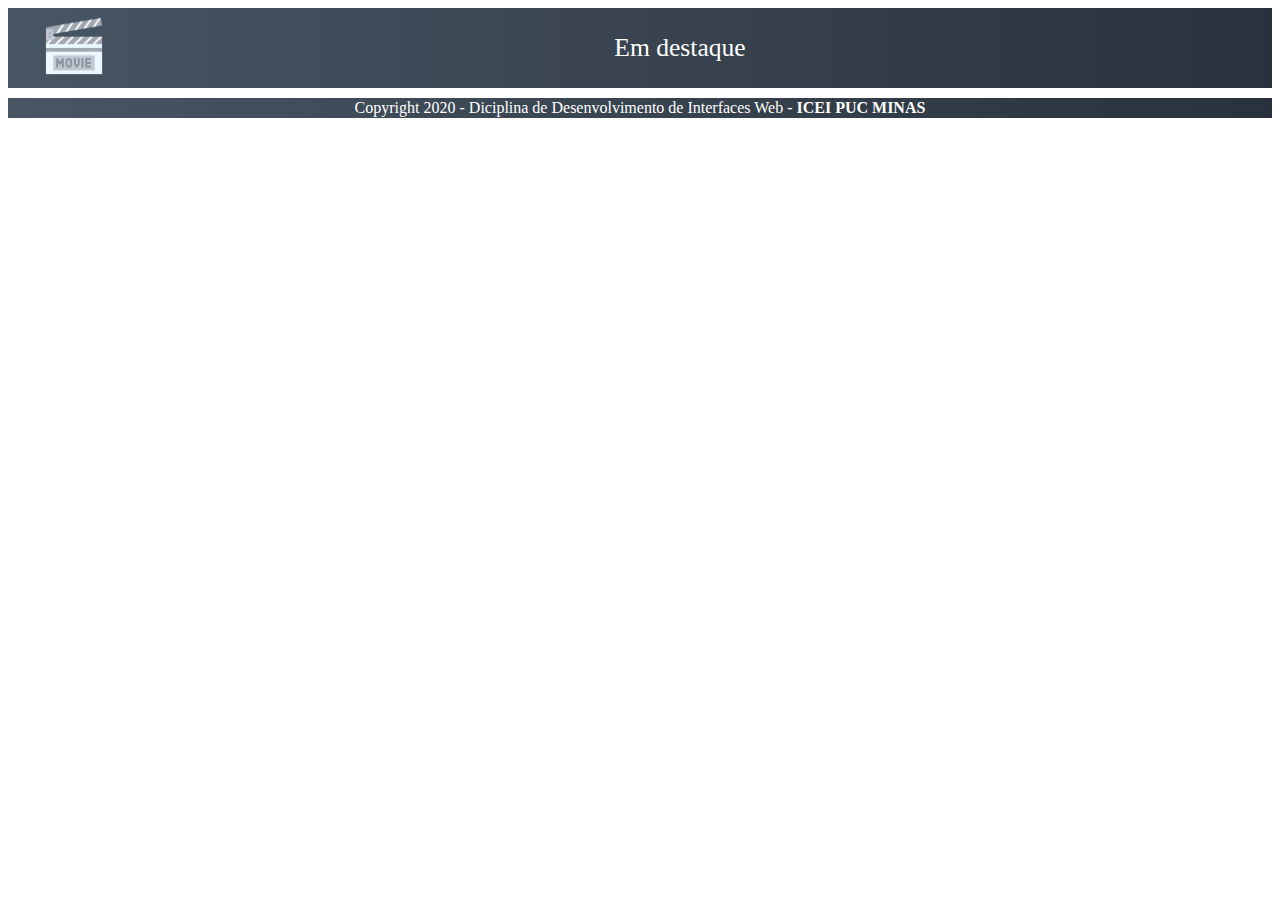
<file: Movies Portal-v2/destaques/destaques.html>
<!DOCTYPE html>

<html lang="pt-br">

<head>
    <meta charset="UTF-8">
    <meta name="viewport" content="width=device-width, initial-scale=1.0">

    <title>Destaques</title>

    <link rel="stylesheet" href="https://cdn.jsdelivr.net/npm/bootstrap@4.5.3/dist/css/bootstrap.min.css"
        integrity="sha384-TX8t27EcRE3e/ihU7zmQxVncDAy5uIKz4rEkgIXeMed4M0jlfIDPvg6uqKI2xXr2" crossorigin="anonymous">

    <link rel="stylesheet" href="estilosDestaques.css">    
    <link rel="stylesheet" href="../formatação/header/estilosHeader.css">
    <link rel="stylesheet" href="../formatação/conteúdo/estilosConteúdo.css">
    <link rel="stylesheet" href="../formatação/footer/estilosFooter.css">
    <link rel="stylesheet" href="../formatação/modal/estilosModal.css">    
    
    <link rel="stylesheet" href="https://cdnjs.cloudflare.com/ajax/libs/font-awesome/4.7.0/css/font-awesome.min.css">

    <link rel="shortcut icon" id="favicon" href="../imagens/destaqueIcon.png">
</head>

<body>

    <header class="container header">
        <div class="row">
            <div class="col-12 header_area" id="header_destaque">                
                <a href="#"><img src="../imagens/logo.png" class="navbar-brand logo" alt=""></a>            
                <p>Em destaque</p>                
            </div>
        </div>
        
    </header>

    <main class="container main">
        <div id="myModalDestaque" class="modal"></div>

        <!-- Listagem dinâmica Destaques -->
        <div id="listagemDinamicaDestaques">
                                
        </div>
    </main>

    <footer class="container footer">

        <div class="row">

            <div class="col-12 footer_area">
                <p>Copyright 2020 - Diciplina de Desenvolvimento de Interfaces Web - <strong>ICEI PUC MINAS</strong></p>                
            </div>

        </div>

    </footer>

    <script src="https://code.jquery.com/jquery-3.5.1.slim.min.js"
        integrity="sha384-DfXdz2htPH0lsSSs5nCTpuj/zy4C+OGpamoFVy38MVBnE+IbbVYUew+OrCXaRkfj"
        crossorigin="anonymous"></script>
    <script src="https://cdn.jsdelivr.net/npm/popper.js@1.16.1/dist/umd/popper.min.js"
        integrity="sha384-9/reFTGAW83EW2RDu2S0VKaIzap3H66lZH81PoYlFhbGU+6BZp6G7niu735Sk7lN"
        crossorigin="anonymous"></script>
    <script src="https://cdn.jsdelivr.net/npm/bootstrap@4.5.3/dist/js/bootstrap.min.js"
        integrity="sha384-w1Q4orYjBQndcko6MimVbzY0tgp4pWB4lZ7lr30WKz0vr/aWKhXdBNmNb5D92v7s"
        crossorigin="anonymous"></script>
    <script src="appDestaques.js"></script>
</body>

</html>
</file>
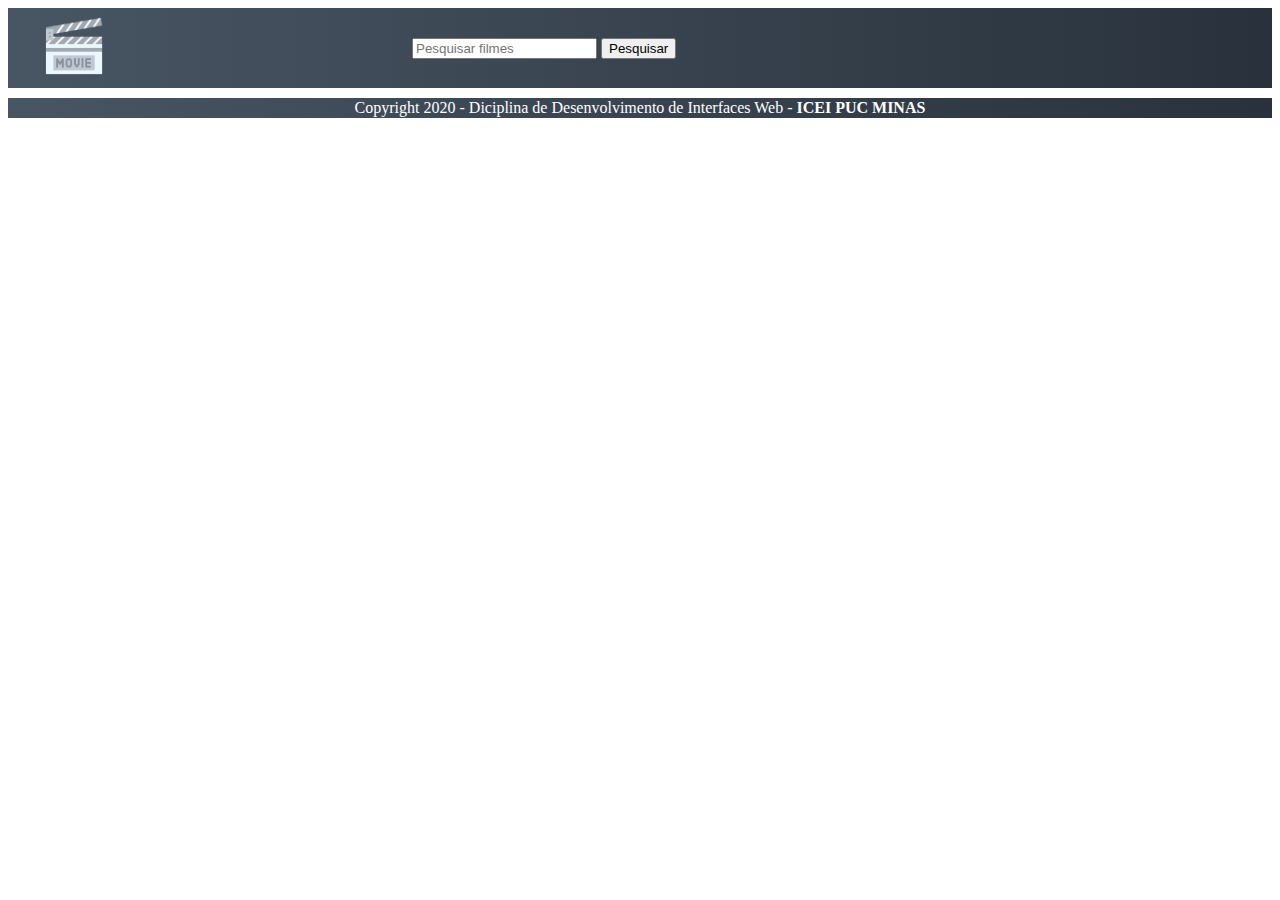
<file: Movies Portal-v2/pesquisa/pesquisa.html>
<!DOCTYPE html>

<html lang="pt-br">

<head>
    <meta charset="UTF-8">
    <meta name="viewport" content="width=device-width, initial-scale=1.0">

    <title>Pesquisar Filme</title>

    <link rel="stylesheet" href="https://cdn.jsdelivr.net/npm/bootstrap@4.5.3/dist/css/bootstrap.min.css"
        integrity="sha384-TX8t27EcRE3e/ihU7zmQxVncDAy5uIKz4rEkgIXeMed4M0jlfIDPvg6uqKI2xXr2" crossorigin="anonymous">

    <link rel="stylesheet" href="estilosPesquisa.css">
    <link rel="stylesheet" href="../formatação/header/estilosHeader.css">
    <link rel="stylesheet" href="../formatação/conteúdo/estilosConteúdo.css">
    <link rel="stylesheet" href="../formatação/modal/estilosModal.css">
    <link rel="stylesheet" href="../formatação/footer/estilosFooter.css">    
    
    <link rel="stylesheet" href="https://cdnjs.cloudflare.com/ajax/libs/font-awesome/4.7.0/css/font-awesome.min.css">

    <link rel="shortcut icon" id="favicon" href="../imagens/pesquisaIcon.png">
    
</head>

<body>

    <header class="container header">
        <div class="row">
            <div class="col-12 header_area" id="header_pesquisa">                
                <a href="#"><img src="../imagens/logo.png" class="logo" alt=""></a>
                <div class="pesquisa">
                    <form class="form-inline my-2 my-lg-0">
                        <input class="form-control mr-sm-2" type="search" placeholder="Pesquisar filmes"
                            aria-label="Search" id="inputPesquisa"/>
                        <button type="button" class="btn btn-secondary" id="btnPesquisa">Pesquisar</button>
                    </form>
                </div>                
            </div>
        </div>
        
    </header>

    <main class="container main">
        <div id="myModalPesquisa" class="modal"></div>

        <!-- Listagem dinâmica Pesquisa -->
        <div id="listagemDinamicaPesquisa">
                                
        </div>
    </main>

    <footer class="container fixed-bottom footer">

        <div class="row">

            <div class="col-12 footer_area">
                <p>Copyright 2020 - Diciplina de Desenvolvimento de Interfaces Web - <strong>ICEI PUC MINAS</strong></p>
            </div>

        </div>

    </footer>

    <script src="https://code.jquery.com/jquery-3.5.1.slim.min.js"
        integrity="sha384-DfXdz2htPH0lsSSs5nCTpuj/zy4C+OGpamoFVy38MVBnE+IbbVYUew+OrCXaRkfj"
        crossorigin="anonymous"></script>
    <script src="https://cdn.jsdelivr.net/npm/popper.js@1.16.1/dist/umd/popper.min.js"
        integrity="sha384-9/reFTGAW83EW2RDu2S0VKaIzap3H66lZH81PoYlFhbGU+6BZp6G7niu735Sk7lN"
        crossorigin="anonymous"></script>
    <script src="https://cdn.jsdelivr.net/npm/bootstrap@4.5.3/dist/js/bootstrap.min.js"
        integrity="sha384-w1Q4orYjBQndcko6MimVbzY0tgp4pWB4lZ7lr30WKz0vr/aWKhXdBNmNb5D92v7s"
        crossorigin="anonymous"></script>
    <script src="appPesquisa.js"></script>
</body>

</html>
</file>
<file: Movies Portal-v2/estilos.css>
/*Lançamentos*/
.lancamentos_title{
    padding: 10px;
    background: rgb(240, 240, 240); 
}

.lancamentos_title h2{
    text-align: center;
    margin-bottom: 0px;
}

.lancamentos{
    background: rgb(240, 240, 240);
    margin-bottom: 20px;
}

.checked {
    color: orange;
}

.lacamento_imagem{
    padding: 10px;
}

.lacamento_imagem:hover{
    cursor: pointer;
}

/*Em destaque*/
.destaque_title{
    padding: 10px;
}

.destaque_title h2{
    display: inline;
}

#dropdownMenuButton{
    background: #485563;
    color: white;
}

.destaque_title .dropdown{
    float: right;
}

.destaque{
    margin-top: 10px;
}

.destaque_imagem{
    width: 100%;
    height: 315px;
    margin-bottom: 10px;
}

.destaque_imagem:hover{
    cursor: pointer;
}

.botao_mais_filmes{
    height: 60px;
    padding: 10px;
}

.botao_mais_filmes button{
    background: #485563;
    color: white;
    float: right;
}

/*Avaliações*/
.avaliacoes_title{
    padding: 10px;
}

.botao_mais_avaliacoes{
    height: 60px;
    padding: 10px;
}

.botao_mais_avaliacoes button{
    background: #485563;
    color: white;
    float: right;
}

.avaliacoes_item{
    margin-bottom: 10px;
}

/*Entrvistas & Making of*/
.entrevistas_title{
    padding: 10px;
    background: rgb(240, 240, 240);
}

.entrevistas{
    background: rgb(240, 240, 240);
}

.botao_mais_entrevistas{
    height: 60px;
    padding: 10px;
    background: rgb(240, 240, 240);
}

.botao_mais_entrevistas button{
    background: #485563;
    color: white;
    float: right;
}

.entrevistas_item{
    margin-bottom: 10px;
}

.entrevistas_item h5{
    margin-top: 10px;
}

/*Novidades*/
.novidades_title{
    padding: 10px 0px;
}

.com_borda{
    border-bottom: 3px solid #485563;
}

.novidades_imagem{
    width: 100%;
    height: 210px;
    margin: 20px 0px;
}

.novidades_imagem:hover{
    cursor: pointer;
}

.novidades_item h4{
    margin-top: 15px;
}

.novidades_item button{
    background: #485563;
    color: white;
    border-radius: 50px;
    margin-bottom: 10px;
}

/*Sobre*/
.sobre_title{
    padding: 10px 0px;
}

.editorial_title{
    padding: 10px 0px;
}

.social_icone{
    margin-right: 20px;
}

@media screen and (max-width:1200px){
    .sobre_item{
        text-align: center;
    }
}

@media screen and (max-width:420px){
    .destaque_title .dropdown{
        display: none;
    }

    .novidades_imagem{
        display: none;
    }

    .lancamentos iframe{
        height: 315px;
    }
}

@media screen and (min-width:421px) and (max-width:1200px){
    .destaque_imagem{
        width: 40%;
        margin-left: 30%
    }    
}
</file>
<file: Movies Portal-v2/formatação/header/estilosHeader.css>
/*Cabeçalho*/
.header{
    background: #485563; /* fallback for old browsers */
    background: -webkit-linear-gradient(to right, #485563, #29323c); /* Chrome 10-25, Safari 5.1-6 */
    background: linear-gradient(to right, #485563, #29323c); /* W3C, IE 10+/ Edge, Firefox 16+, Chrome 26+, Opera 12+, Safari 7+ */
    color: white !important;    
    text-align: center;
}

#header_pesquisa, #header_destaque{
    padding: 8px 16px;
    display: flex;
    align-items: center;
}

.header_area p{
    margin: 0px auto;
    font-size: 1.6rem;
}

.header_area .pesquisa{
    margin-left: 25%;
}

.navegacao{
    width: 100%;
}

.navegacao ul{
    margin-left: 30%;
    margin-right: 0px !important;
}

.navegacao a{
    padding: 0px;
    color: white !important;
}

.logo{
    padding: 0px;
    margin-left: 20px;
    margin-right: 0px;
    width: 60px;
}

.borda_item{
    border-right: 2px solid white;
}

@media screen and (max-width:700px){
    .header_area .pesquisa{
        margin-left: 10%;
    }
}

@media screen and (max-width:1200px){
    .navegacao ul{
        margin: 0 auto;
    }

    .borda_item{
        border-right: none;
    }

    .navegacao a{
        padding: 10px;        
        font-size: 1.2rem;
    }
}
</file>
<file: Movies Portal-v2/formatação/conteúdo/estilosConteúdo.css>
/*Conteúdo*/
.main{
    padding: 0px;
}

main p{
    font-size: 1.2rem;
    font-family: Arial, Helvetica, sans-serif;
}
</file>
<file: Movies Portal-v2/formatação/modal/estilosModal.css>
/* The Modal (background) */
.modal {
    display: none; /* Hidden by default */
    position: fixed; /* Stay in place */
    z-index: 1; /* Sit on top */
    padding-top: 100px; /* Location of the box */
    left: 0;
    top: 0;
    width: 100%; /* Full width */
    height: 100%; /* Full height */
    overflow: auto; /* Enable scroll if needed */
    background-color: rgb(0,0,0); /* Fallback color */
    background-color: rgba(0,0,0,0.4); /* Black w/ opacity */
}

/* Modal Content */
.modal-content {
    position: relative;
    background-color: #fefefe;
    margin: auto;
    padding: 0;
    border: 1px solid #888;
    width: 80%;
    box-shadow: 0 4px 8px 0 rgba(0,0,0,0.2),0 6px 20px 0 rgba(0,0,0,0.19);
    -webkit-animation-name: animatetop;
    -webkit-animation-duration: 0.4s;
    animation-name: animatetop;
    animation-duration: 0.4s
}

/* Add Animation */
@-webkit-keyframes animatetop {
    from {top:-300px; opacity:0} 
    to {top:0; opacity:1}
}

@keyframes animatetop {
    from {top:-300px; opacity:0}
    to {top:0; opacity:1}
}

.modal-header {
    padding: 2px 16px;
    background-color: #485563;
    color: white;
}

.modal_imagem{
    width: 100%;
    height: 210px;
    margin: 20px 0px;
}

.modal-body {
    padding: 2px 16px;
}

.modal-body p{
    margin-top: 15px;
}

.modal-body button{
    background: #485563;
    color: white;
    border-radius: 50px;
    margin-bottom: 10px;
}

.modal-footer {
    padding: 2px 16px;
    background-color: #485563;
    color: white;
}
</file>
<file: Movies Portal-v2/formatação/footer/estilosFooter.css>
/*Rodapé*/
.footer{
    margin-top: 10px;
    background: #485563; /* fallback for old browsers */
    background: -webkit-linear-gradient(to right, #485563, #29323c); /* Chrome 10-25, Safari 5.1-6 */
    background: linear-gradient(to right, #485563, #29323c); /* W3C, IE 10+/ Edge, Firefox 16+, Chrome 26+, Opera 12+, Safari 7+ */
    color: white;
}
.footer_area{
    padding: 1px;
    text-align: center  ;
}

.footer_area p{
    display: inline;
}
</file>
<file: Movies Portal/estilos.css>
main p{
    font-size: 1.2rem;
    font-family: Arial, Helvetica, sans-serif;
}

/*Cabeçalho*/
.header{
    background: #485563; /* fallback for old browsers */
    background: -webkit-linear-gradient(to right,#29323c, #485563); /* Chrome 10-25, Safari 5.1-6 */
    background: linear-gradient(to right, #29323c, #485563); /* W3C, IE 10+/ Edge, Firefox 16+, Chrome 26+, Opera 12+, Safari 7+ */
    text-align: center;
}

.navegacao{
    width: 100%;
}

.navegacao ul{
    margin-left: 20%;
    margin-right: 0px !important;
}

.navegacao a{
    padding: 0px;
    color: white !important;
}

.navegacao input{
    margin-left: 15px;
    margin-right: 0px !important;
}

.header_area{    
    padding: 10px;
}

.logo{
    padding: 0px;
    margin-left: 20px;
    margin-right: 0px;
    width: 100px;
}

.borda_item{
    border-right: 2px solid white;
}

/*Conteúdo*/
.main{
    padding: 0px;
}

/*Lançamentos*/
.lancamentos_title{
    padding: 10px;
    background: rgb(240, 240, 240); 
}

.lancamentos_title h2{
    text-align: center;
    margin-bottom: 0px;
}

.lancamentos{
    background: rgb(240, 240, 240);
    margin-bottom: 10px;
}

#carouselExampleIndicators{
    margin-top: 20px;
}

.carousel-inner{
    margin-bottom: 50px;
}

ol.carousel-indicators li {
    width: 13px;
    background: rgb(195, 195, 195);
    border-radius: 50%;
    border-top: 0px;
}

ol.carousel-indicators li.active {
    background: #485563;   
}

.checked {
    color: orange;
}

/*Em destaque*/
.destaque_title{
    padding: 10px;
}

.destaque_title h2{
    display: inline;
}

#dropdownMenuButton{
    background: #485563;
    color: white;
}

.destaque_title .dropdown{
    float: right;
}

.destaque{
    margin-top: 10px;
}

.destaque_imagem{
    width: 100%;
    height: 315px;
    margin-bottom: 10px;
}

.botao_mais_filmes{
    height: 60px;
    padding: 10px;
}

.botao_mais_filmes button{
    background: #485563;
    color: white;
    float: right;
}

/*Avaliações*/
.avaliacoes_title{
    padding: 10px;
}

.botao_mais_avaliacoes{
    height: 60px;
    padding: 10px;
}

.botao_mais_avaliacoes button{
    background: #485563;
    color: white;
    float: right;
}

.avaliacoes_item{
    margin-bottom: 10px;
}

/*Entrvistas & Making of*/
.entrevistas_title{
    padding: 10px;
    background: rgb(240, 240, 240);
}

.entrevistas{
    background: rgb(240, 240, 240);
}

.botao_mais_entrevistas{
    height: 60px;
    padding: 10px;
    background: rgb(240, 240, 240);
}

.botao_mais_entrevistas button{
    background: #485563;
    color: white;
    float: right;
}

.entrevistas_item{
    margin-bottom: 10px;
}

.entrevistas_item h5{
    margin-top: 10px;
}

/*Novidades*/
.novidades_title{
    padding: 10px 0px;
}

.com_borda{
    border-bottom: 3px solid #485563;
}

.novidades_imagem{
    width: 100%;
    height: 210px;
    margin: 20px 0px;
}

.novidades_item h4{
    margin-top: 15px;
}

.novidades_item button{
    background: #485563;
    color: white;
    border-radius: 50px;
    margin-bottom: 10px;
}

/*Sobre*/
.sobre_title{
    padding: 10px 0px;
}

.editorial_title{
    padding: 10px 0px;
}

.social_icone{
    margin-right: 20px;
}

/*Rodapé*/
.footer{
    margin-top: 10px;
    background: #485563; /* fallback for old browsers */
    background: -webkit-linear-gradient(to right, #485563, #29323c); /* Chrome 10-25, Safari 5.1-6 */
    background: linear-gradient(to right, #485563, #29323c); /* W3C, IE 10+/ Edge, Firefox 16+, Chrome 26+, Opera 12+, Safari 7+ */
    color: white;
}
.footer_area{
    padding: 20px;
    text-align: center  ;
}

.footer_area p{
    display: inline;
}

.footer_area .logo{
    margin-left: 30%;
}

@media screen and (max-width:1200px){
    .navegacao ul{
        margin: 0 auto;
    }

    .navegacao form{
        display: none;
    }

    .footer_area .logo{
        display: none;
    }

    .sobre_item{
        text-align: center;
    }

    .borda_item{
        border-right: none;
    }
    .navegacao a{
        padding: 10px;        
        font-size: 1.2rem;
    }
}

@media screen and (max-width:420px){
    .destaque_title .dropdown{
        display: none;
    }

    .novidades_imagem{
        display: none;
    }

    .lancamentos iframe{
        height: 315px;
    }
}

@media screen and (min-width:421px) and (max-width:1200px){
    .destaque_imagem{
        width: 40%;
        margin-left: 30%
    }    
}
</file>
<file: Movies Portal-v2/destaques/estilosDestaques.css>
/*Destaques*/
.destaque_imagem{
    width: 100%;
    height: 210px;
    margin: 20px 0px;
}

.destaque_imagem:hover{
    cursor: pointer;
}

.com_borda{
    border-bottom: 3px solid #485563;
}

.descricao{
    margin-top: 20px;
}

.descricao button{
    background: #485563;
    color: white;
    border-radius: 50px;
    margin-bottom: 10px;
}
</file>
<file: Movies Portal-v2/pesquisa/estilosPesquisa.css>
/*Pesquisa*/
.pesquisa_imagem{
    width: 100%;
    height: 210px;
    margin: 20px 0px;
}

.pesquisa_imagem:hover{
    cursor: pointer;
}

.com_borda{
    border-bottom: 3px solid #485563;
}

.descricao{
    margin-top: 20px;
}

.descricao button{
    background: #485563;
    color: white;
    border-radius: 50px;
    margin-bottom: 10px;
}

@media screen and (max-width:700px){
    .logo{
        display: none;
    }
}
</file>
